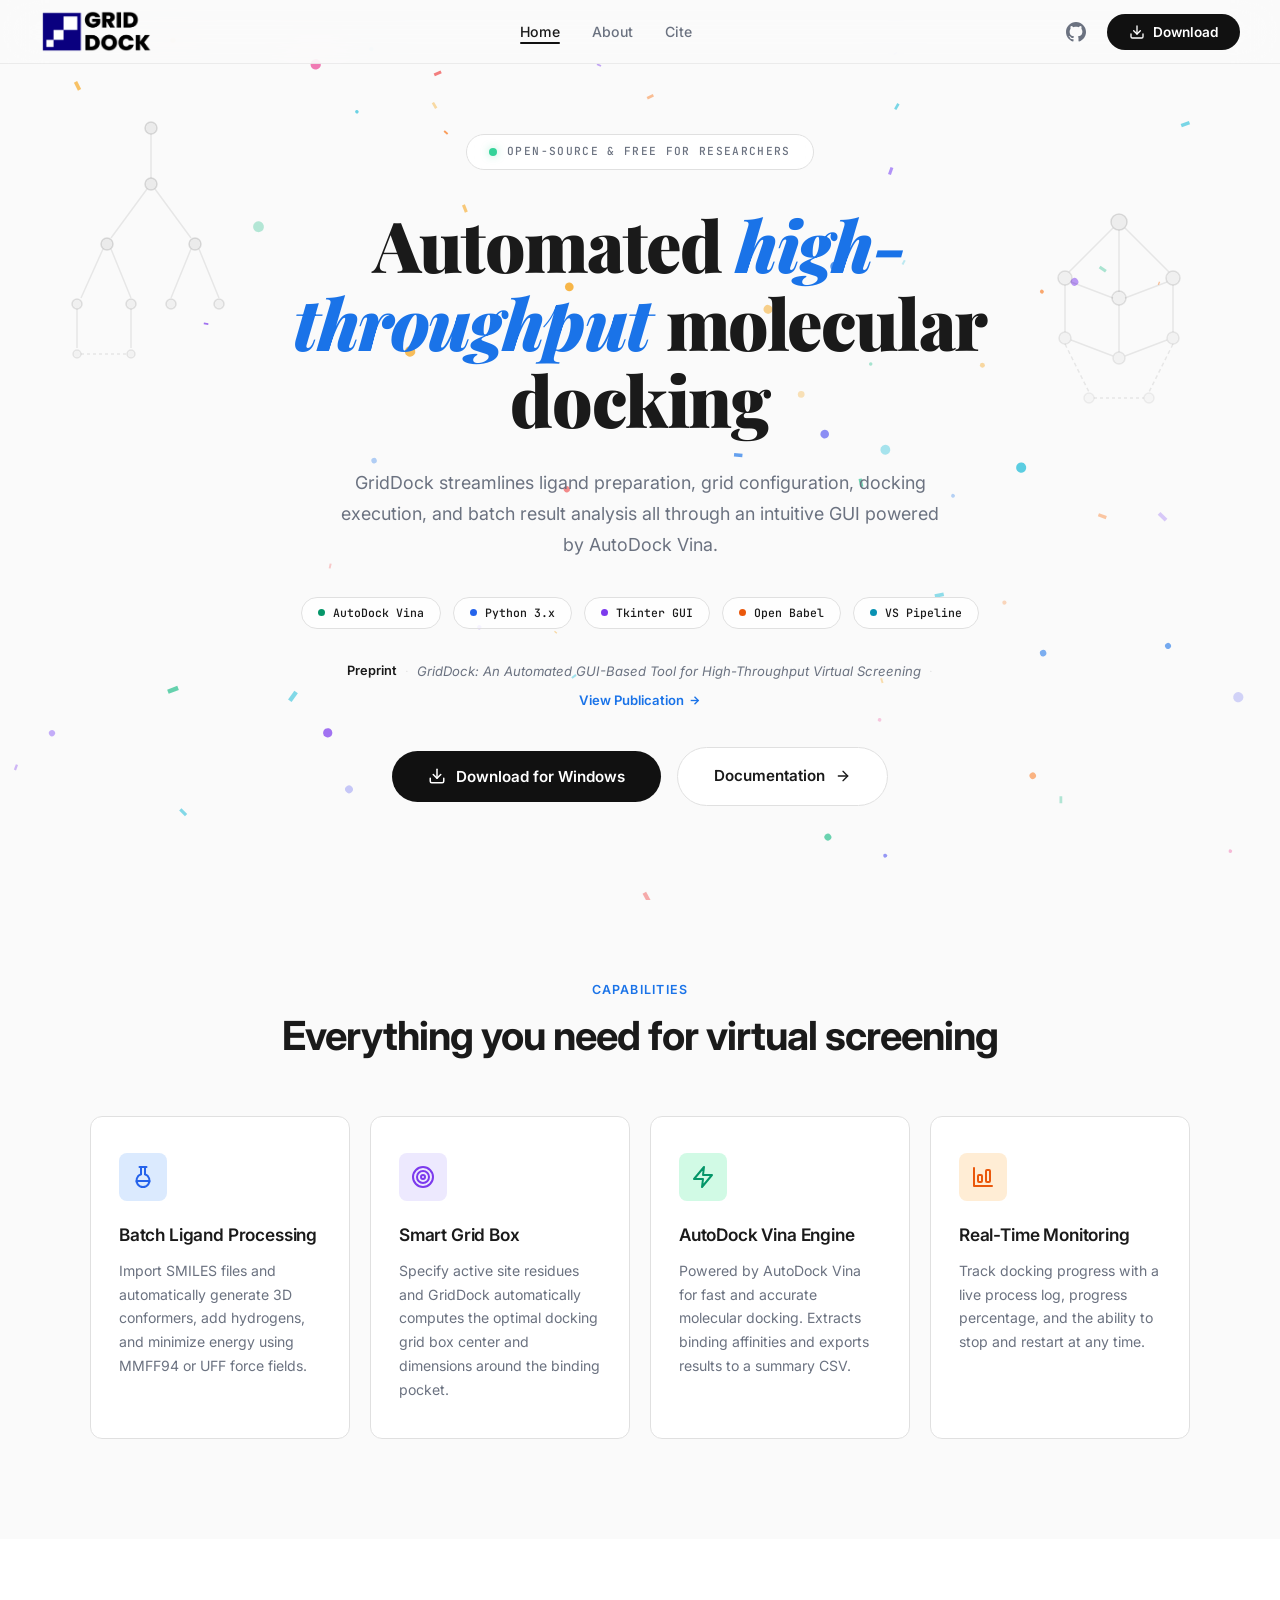
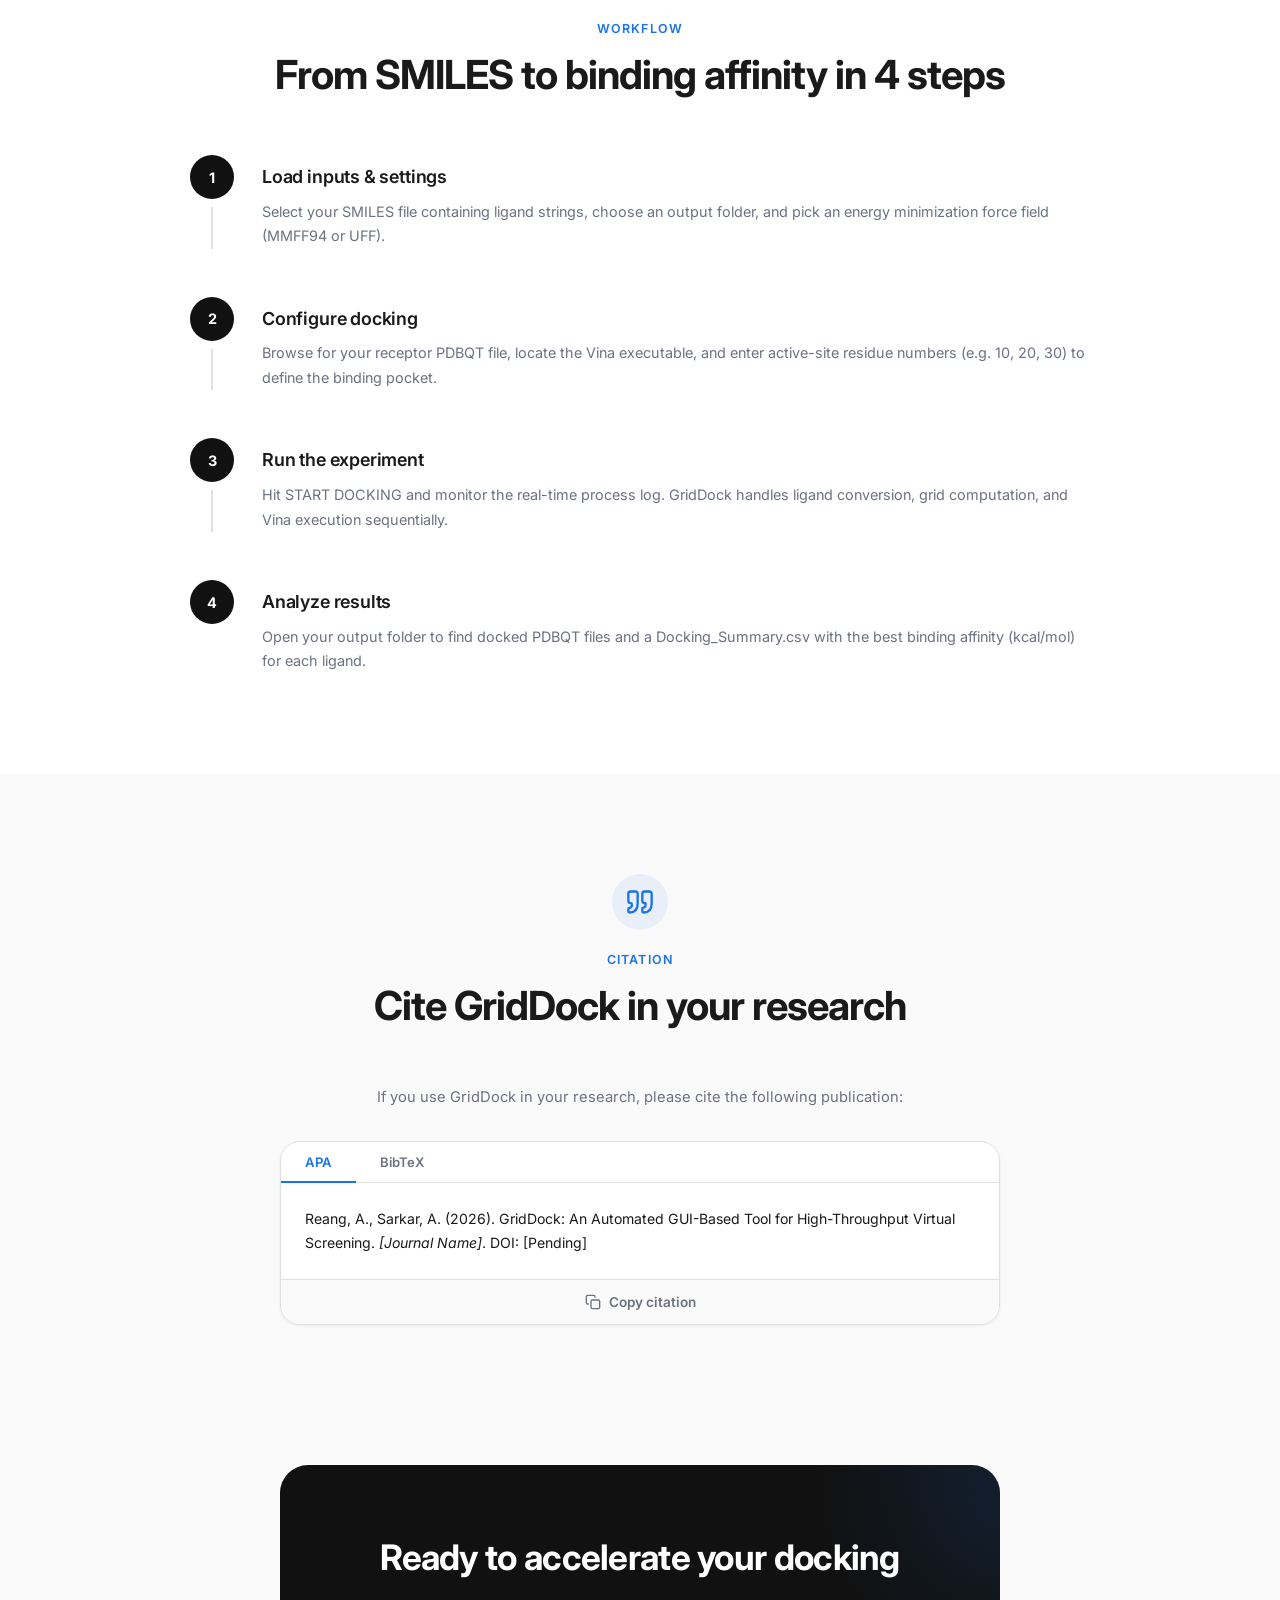
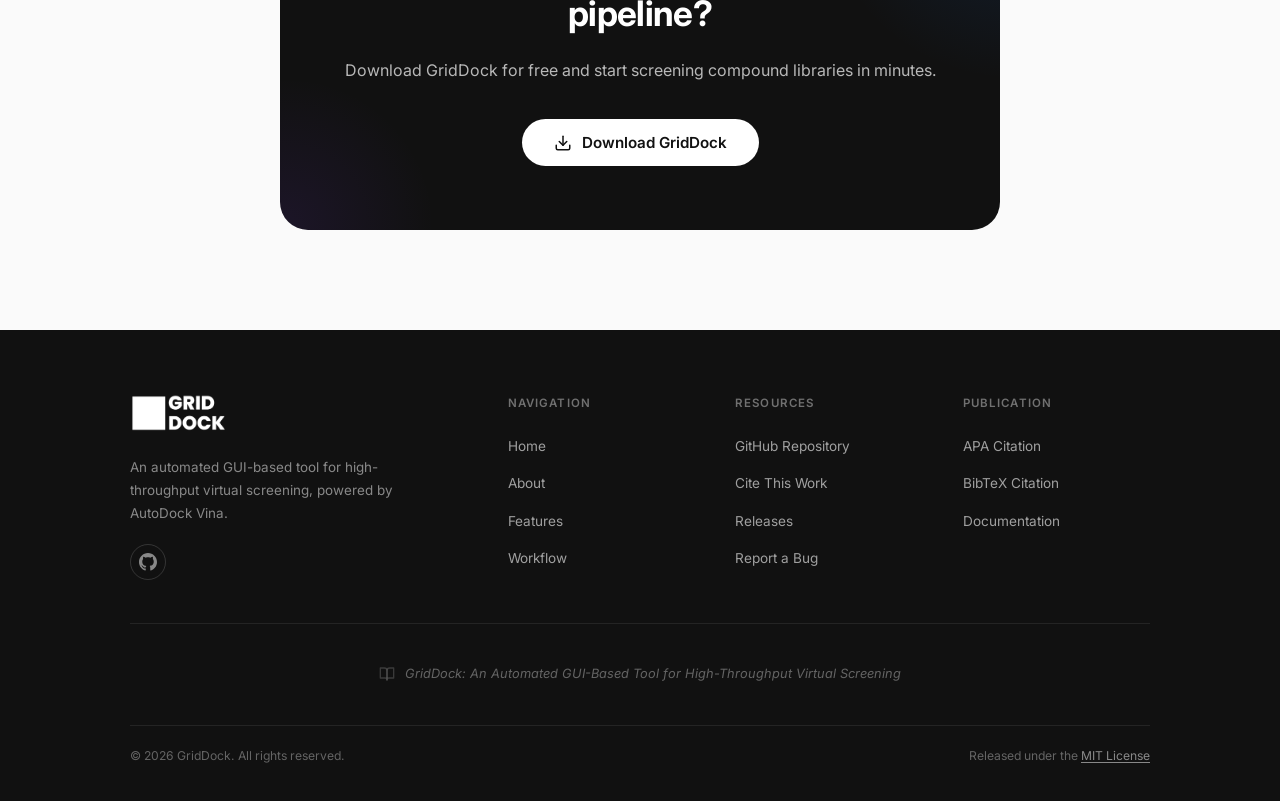
<file: index.html>
<!DOCTYPE html>
<html lang="en">

<head>
  <meta charset="UTF-8">
  <meta name="viewport" content="width=device-width, initial-scale=1.0">
  <title>GridDock — Automated High-Throughput Molecular Docking</title>
  <meta name="description"
    content="GridDock is an automated graphical interface for high-throughput molecular docking and ligand preparation using AutoDock Vina.">

  <!-- Open Graph -->
  <meta property="og:type" content="website">
  <meta property="og:title" content="GridDock — Automated High-Throughput Molecular Docking">
  <meta property="og:description"
    content="Streamline your docking workflows with GridDock's automated GUI for ligand preparation, docking, and batch processing.">

  <!-- Font -->
  <link rel="preconnect" href="https://fonts.googleapis.com">
  <link rel="preconnect" href="https://fonts.gstatic.com" crossorigin>
  <link href="https://fonts.googleapis.com/css2?family=Inter:wght@300;400;500;600;700;800&family=Playfair+Display:ital,wght@0,700;0,800;0,900;1,700;1,800;1,900&family=JetBrains+Mono:wght@400;500;600&display=swap"
    rel="stylesheet">

  <!-- Favicon -->
  <link rel="apple-touch-icon" sizes="180x180" href="/apple-touch-icon.png">
  <link rel="icon" type="image/png" sizes="32x32" href="/favicon-32x32.png">
  <link rel="icon" type="image/png" sizes="16x16" href="/favicon-16x16.png">
  <link rel="manifest" href="/site.webmanifest">

  <link rel="stylesheet" href="styles.css">
</head>

<body>

  <!-- Particle Background -->
  <canvas id="particle-canvas"></canvas>

  <!-- Navbar -->
  <nav class="navbar" id="navbar">
    <a href="index.html" class="nav-brand">
      <img src="assets/logo.png" alt="GridDock Logo" class="brand-logo">
    </a>

    <ul class="nav-links" id="nav-links">
      <li><a href="index.html" class="active">Home</a></li>
      <li><a href="about.html">About</a></li>
      <li><a href="#citation">Cite</a></li>
    </ul>

    <div class="nav-right">
      <a href="https://github.com/abhijitreang/GridDock" target="_blank" rel="noopener" class="nav-github-btn"
        aria-label="GitHub">
        <svg width="20" height="20" viewBox="0 0 24 24" fill="currentColor">
          <path
            d="M12 0c-6.626 0-12 5.373-12 12 0 5.302 3.438 9.8 8.207 11.387.599.111.793-.261.793-.577v-2.234c-3.338.726-4.033-1.416-4.033-1.416-.546-1.387-1.333-1.756-1.333-1.756-1.089-.745.083-.729.083-.729 1.205.084 1.839 1.237 1.839 1.237 1.07 1.834 2.807 1.304 3.492.997.107-.775.418-1.305.762-1.604-2.665-.305-5.467-1.334-5.467-5.931 0-1.311.469-2.381 1.236-3.221-.124-.303-.535-1.524.117-3.176 0 0 1.008-.322 3.301 1.23.957-.266 1.983-.399 3.003-.404 1.02.005 2.047.138 3.006.404 2.291-1.552 3.297-1.23 3.297-1.23.653 1.653.242 2.874.118 3.176.77.84 1.235 1.911 1.235 3.221 0 4.609-2.807 5.624-5.479 5.921.43.372.823 1.102.823 2.222v3.293c0 .319.192.694.801.576 4.765-1.589 8.199-6.086 8.199-11.386 0-6.627-5.373-12-12-12z" />
        </svg>
      </a>
      <button class="nav-download-btn" data-open-modal id="nav-download-btn">
        <svg viewBox="0 0 24 24" fill="none" stroke="currentColor" stroke-width="2" stroke-linecap="round"
          stroke-linejoin="round">
          <path d="M21 15v4a2 2 0 0 1-2 2H5a2 2 0 0 1-2-2v-4" />
          <polyline points="7 10 12 15 17 10" />
          <line x1="12" y1="15" x2="12" y2="3" />
        </svg>
        Download
      </button>
    </div>

    <button class="nav-hamburger" id="nav-hamburger" aria-label="Toggle menu" aria-expanded="false">
      <span></span><span></span><span></span>
    </button>
  </nav>

  <!-- Hero -->
  <section class="hero" id="hero">
    <!-- Molecular structure decorations -->
    <div class="hero-decoration hero-decoration-left" aria-hidden="true">
      <svg width="200" height="320" viewBox="0 0 200 320" fill="none" stroke="rgba(0,0,0,0.08)" stroke-width="1.5">
        <!-- Tree/graph structure -->
        <circle cx="100" cy="20" r="6" fill="rgba(0,0,0,0.06)" stroke="rgba(0,0,0,0.12)" />
        <line x1="100" y1="26" x2="100" y2="70" />
        <circle cx="100" cy="76" r="6" fill="rgba(0,0,0,0.06)" stroke="rgba(0,0,0,0.12)" />
        <line x1="96" y1="81" x2="60" y2="130" />
        <line x1="104" y1="81" x2="140" y2="130" />
        <circle cx="56" cy="136" r="6" fill="rgba(0,0,0,0.06)" stroke="rgba(0,0,0,0.12)" />
        <circle cx="144" cy="136" r="6" fill="rgba(0,0,0,0.06)" stroke="rgba(0,0,0,0.12)" />
        <line x1="52" y1="141" x2="30" y2="190" />
        <line x1="60" y1="141" x2="80" y2="190" />
        <line x1="140" y1="141" x2="120" y2="190" />
        <line x1="148" y1="141" x2="168" y2="190" />
        <circle cx="26" cy="196" r="5" fill="rgba(0,0,0,0.04)" stroke="rgba(0,0,0,0.10)" />
        <circle cx="80" cy="196" r="5" fill="rgba(0,0,0,0.04)" stroke="rgba(0,0,0,0.10)" />
        <circle cx="120" cy="196" r="5" fill="rgba(0,0,0,0.04)" stroke="rgba(0,0,0,0.10)" />
        <circle cx="168" cy="196" r="5" fill="rgba(0,0,0,0.04)" stroke="rgba(0,0,0,0.10)" />
        <line x1="26" y1="201" x2="26" y2="240" />
        <line x1="80" y1="201" x2="80" y2="240" />
        <circle cx="26" cy="246" r="4" fill="rgba(0,0,0,0.03)" stroke="rgba(0,0,0,0.08)" />
        <circle cx="80" cy="246" r="4" fill="rgba(0,0,0,0.03)" stroke="rgba(0,0,0,0.08)" />
        <!-- Connecting label lines -->
        <line x1="30" y1="246" x2="76" y2="246" stroke-dasharray="3 3" />
      </svg>
    </div>

    <div class="hero-decoration hero-decoration-right" aria-hidden="true">
      <svg width="220" height="280" viewBox="0 0 220 280" fill="none" stroke="rgba(0,0,0,0.08)" stroke-width="1.5">
        <!-- Molecular network -->
        <circle cx="110" cy="60" r="8" fill="rgba(0,0,0,0.05)" stroke="rgba(0,0,0,0.12)" />
        <line x1="104" y1="66" x2="60" y2="110" />
        <line x1="116" y1="66" x2="160" y2="110" />
        <line x1="110" y1="68" x2="110" y2="130" />
        <circle cx="56" cy="116" r="7" fill="rgba(0,0,0,0.04)" stroke="rgba(0,0,0,0.10)" />
        <circle cx="164" cy="116" r="7" fill="rgba(0,0,0,0.04)" stroke="rgba(0,0,0,0.10)" />
        <circle cx="110" cy="136" r="7" fill="rgba(0,0,0,0.04)" stroke="rgba(0,0,0,0.10)" />
        <line x1="56" y1="123" x2="56" y2="170" />
        <line x1="110" y1="143" x2="110" y2="190" />
        <line x1="164" y1="123" x2="164" y2="170" />
        <line x1="62" y1="120" x2="104" y2="136" />
        <line x1="116" y1="136" x2="158" y2="120" />
        <circle cx="56" cy="176" r="6" fill="rgba(0,0,0,0.03)" stroke="rgba(0,0,0,0.08)" />
        <circle cx="110" cy="196" r="6" fill="rgba(0,0,0,0.03)" stroke="rgba(0,0,0,0.08)" />
        <circle cx="164" cy="176" r="6" fill="rgba(0,0,0,0.03)" stroke="rgba(0,0,0,0.08)" />
        <line x1="62" y1="178" x2="104" y2="194" />
        <line x1="116" y1="194" x2="158" y2="178" />
        <!-- Dashed bonds -->
        <line x1="56" y1="182" x2="80" y2="230" stroke-dasharray="4 3" />
        <line x1="164" y1="182" x2="140" y2="230" stroke-dasharray="4 3" />
        <circle cx="80" cy="236" r="5" fill="rgba(0,0,0,0.02)" stroke="rgba(0,0,0,0.06)" />
        <circle cx="140" cy="236" r="5" fill="rgba(0,0,0,0.02)" stroke="rgba(0,0,0,0.06)" />
        <line x1="85" y1="236" x2="135" y2="236" stroke-dasharray="3 3" />
      </svg>
    </div>

    <div class="hero-badge">
      <span class="dot"></span>
      Open-source &amp; free for researchers
    </div>

    <h1>Automated <em>high-throughput</em> molecular docking</h1>

    <p class="hero-subtitle">GridDock streamlines ligand preparation, grid configuration, docking execution, and batch
      result analysis all through an intuitive GUI powered by AutoDock Vina.</p>

    <div class="hero-tech-stack">
      <span class="tech-tag"><span class="tag-dot" style="background:#059669"></span>AutoDock Vina</span>
      <span class="tech-tag"><span class="tag-dot" style="background:#2563eb"></span>Python 3.x</span>
      <span class="tech-tag"><span class="tag-dot" style="background:#7c3aed"></span>Tkinter GUI</span>
      <span class="tech-tag"><span class="tag-dot" style="background:#ea580c"></span>Open Babel</span>
      <span class="tech-tag"><span class="tag-dot" style="background:#0891b2"></span>VS Pipeline</span>
    </div>

    <div class="hero-pub-ref">
      <span class="pub-ref-label">Preprint</span>
      <span class="pub-ref-sep">&middot;</span>
      <span class="pub-ref-title">GridDock: An Automated GUI-Based Tool for High-Throughput Virtual Screening</span>
      <span class="pub-ref-sep">&middot;</span>
      <a href="#citation" class="pub-ref-link">View Publication
        <svg width="13" height="13" viewBox="0 0 24 24" fill="none" stroke="currentColor" stroke-width="2.5">
          <line x1="5" y1="12" x2="19" y2="12" />
          <polyline points="12 5 19 12 12 19" />
        </svg>
      </a>
    </div>

    <div class="hero-actions">
      <button class="btn-primary" data-open-modal id="hero-download-btn">
        <svg viewBox="0 0 24 24" fill="none" stroke="currentColor" stroke-width="2" stroke-linecap="round"
          stroke-linejoin="round">
          <path d="M21 15v4a2 2 0 0 1-2 2H5a2 2 0 0 1-2-2v-4" />
          <polyline points="7 10 12 15 17 10" />
          <line x1="12" y1="15" x2="12" y2="3" />
        </svg>
        Download for Windows
      </button>
      <a href="about.html" class="btn-secondary">
        Documentation
        <svg width="16" height="16" viewBox="0 0 24 24" fill="none" stroke="currentColor" stroke-width="2"
          stroke-linecap="round" stroke-linejoin="round">
          <line x1="5" y1="12" x2="19" y2="12" />
          <polyline points="12 5 19 12 12 19" />
        </svg>
      </a>
    </div>
  </section>

  <!-- Features -->
  <section class="features" id="features">
    <p class="section-label fade-in">Capabilities</p>
    <h2 class="section-title fade-in">Everything you need for virtual screening</h2>

    <div class="features-grid">

      <div class="feature-card fade-in">
        <div class="feature-icon blue">
          <svg width="24" height="24" viewBox="0 0 24 24" fill="none" stroke="currentColor" stroke-width="2"
            stroke-linecap="round" stroke-linejoin="round">
            <path d="M10 2v7.31" />
            <path d="M14 9.3V1.99" />
            <path d="M8.5 2h7" />
            <path d="M14 9.3a6.5 6.5 0 1 1-4 0" />
            <path d="M5.52 16h12.96" />
          </svg>
        </div>
        <h3>Batch Ligand Processing</h3>
        <p>Import SMILES files and automatically generate 3D conformers, add hydrogens, and minimize energy using MMFF94
          or UFF force fields.</p>
      </div>

      <div class="feature-card fade-in">
        <div class="feature-icon purple">
          <svg width="24" height="24" viewBox="0 0 24 24" fill="none" stroke="currentColor" stroke-width="2"
            stroke-linecap="round" stroke-linejoin="round">
            <circle cx="12" cy="12" r="10" />
            <circle cx="12" cy="12" r="6" />
            <circle cx="12" cy="12" r="2" />
          </svg>
        </div>
        <h3>Smart Grid Box</h3>
        <p>Specify active site residues and GridDock automatically computes the optimal docking grid box center and
          dimensions around the binding pocket.</p>
      </div>

      <div class="feature-card fade-in">
        <div class="feature-icon green">
          <svg width="24" height="24" viewBox="0 0 24 24" fill="none" stroke="currentColor" stroke-width="2"
            stroke-linecap="round" stroke-linejoin="round">
            <polygon points="13 2 3 14 12 14 11 22 21 10 12 10 13 2" />
          </svg>
        </div>
        <h3>AutoDock Vina Engine</h3>
        <p>Powered by AutoDock Vina for fast and accurate molecular docking. Extracts binding affinities and exports
          results to a summary CSV.</p>
      </div>

      <div class="feature-card fade-in">
        <div class="feature-icon orange">
          <svg width="24" height="24" viewBox="0 0 24 24" fill="none" stroke="currentColor" stroke-width="2"
            stroke-linecap="round" stroke-linejoin="round">
            <path d="M3 3v18h18" />
            <rect width="4" height="7" x="7" y="10" rx="1" />
            <rect width="4" height="12" x="15" y="5" rx="1" />
          </svg>
        </div>
        <h3>Real-Time Monitoring</h3>
        <p>Track docking progress with a live process log, progress percentage, and the ability to stop and restart at
          any time.</p>
      </div>

    </div>
  </section>

  <!-- How It Works -->
  <section class="how-it-works" id="how-it-works">
    <p class="section-label fade-in">Workflow</p>
    <h2 class="section-title fade-in">From SMILES to binding affinity in 4 steps</h2>

    <div class="steps-container">
      <div class="step fade-in">
        <div class="step-indicator">
          <div class="step-number">1</div>
          <div class="step-line"></div>
        </div>
        <div class="step-content">
          <h3>Load inputs &amp; settings</h3>
          <p>Select your SMILES file containing ligand strings, choose an output folder, and pick an energy minimization
            force field (MMFF94 or UFF).</p>
        </div>
      </div>

      <div class="step fade-in">
        <div class="step-indicator">
          <div class="step-number">2</div>
          <div class="step-line"></div>
        </div>
        <div class="step-content">
          <h3>Configure docking</h3>
          <p>Browse for your receptor PDBQT file, locate the Vina executable, and enter active-site residue numbers
            (e.g. 10, 20, 30) to define the binding pocket.</p>
        </div>
      </div>

      <div class="step fade-in">
        <div class="step-indicator">
          <div class="step-number">3</div>
          <div class="step-line"></div>
        </div>
        <div class="step-content">
          <h3>Run the experiment</h3>
          <p>Hit START DOCKING and monitor the real-time process log. GridDock handles ligand conversion, grid
            computation, and Vina execution sequentially.</p>
        </div>
      </div>

      <div class="step fade-in">
        <div class="step-indicator">
          <div class="step-number">4</div>
          <div class="step-line"></div>
        </div>
        <div class="step-content">
          <h3>Analyze results</h3>
          <p>Open your output folder to find docked PDBQT files and a Docking_Summary.csv with the best binding affinity
            (kcal/mol) for each ligand.</p>
        </div>
      </div>
    </div>
  </section>

  <!-- Citation -->
  <section class="citation-section" id="citation">
    <div class="citation-container fade-in">
      <div class="citation-header">
        <div class="citation-icon">
          <svg width="28" height="28" viewBox="0 0 24 24" fill="none" stroke="currentColor" stroke-width="2"
            stroke-linecap="round" stroke-linejoin="round">
            <path d="M3 21c3 0 7-1 7-8V5c0-1.25-.756-2.017-2-2H4c-1.25 0-2 .75-2 1.972V11c0 1.25.75 2 2 2 1 0 1 0 1 1v1c0 1-1 2-2 2s-1 .008-1 1.031V20c0 1 0 1 1 1z" />
            <path d="M15 21c3 0 7-1 7-8V5c0-1.25-.756-2.017-2-2h-4c-1.25 0-2 .75-2 1.972V11c0 1.25.75 2 2 2h.75c0 2.25.25 4-2.75 4v3c0 1 0 1 1 1z" />
          </svg>
        </div>
        <p class="section-label">Citation</p>
        <h2 class="section-title">Cite GridDock in your research</h2>
        <p class="citation-desc">If you use GridDock in your research, please cite the following publication:</p>
      </div>

      <div class="citation-box">
        <div class="citation-format-tabs">
          <button class="citation-tab active" data-format="apa">APA</button>
          <button class="citation-tab" data-format="bibtex">BibTeX</button>
        </div>
        <div class="citation-content" id="citation-apa">
          <p>Reang, A., Sarkar, A. (2026). GridDock: An Automated GUI-Based Tool for High-Throughput Virtual Screening.
            <em>[Journal Name]</em>. DOI: [Pending]</p>
        </div>
        <div class="citation-content" id="citation-bibtex" style="display:none;">
          <pre>@article{reang2026griddock,
  title={GridDock: An Automated GUI-Based Tool
         for High-Throughput Virtual Screening},
  author={Reang, Abhijit and Haldar, Arghya},
  journal={[Journal Name]},
  year={2026},
  doi={[Pending]}
}</pre>
        </div>
        <button class="citation-copy-btn" id="copy-citation">
          <svg width="16" height="16" viewBox="0 0 24 24" fill="none" stroke="currentColor" stroke-width="2"
            stroke-linecap="round" stroke-linejoin="round">
            <rect x="9" y="9" width="13" height="13" rx="2" ry="2" />
            <path d="M5 15H4a2 2 0 0 1-2-2V4a2 2 0 0 1 2-2h9a2 2 0 0 1 2 2v1" />
          </svg>
          Copy citation
        </button>
      </div>
    </div>
  </section>

  <!-- CTA -->
  <section class="cta-section">
    <div class="cta-card fade-in">
      <h2>Ready to accelerate your docking pipeline?</h2>
      <p>Download GridDock for free and start screening compound libraries in minutes.</p>
      <button class="btn-cta" data-open-modal>
        <svg width="18" height="18" viewBox="0 0 24 24" fill="none" stroke="currentColor" stroke-width="2"
          stroke-linecap="round" stroke-linejoin="round">
          <path d="M21 15v4a2 2 0 0 1-2 2H5a2 2 0 0 1-2-2v-4" />
          <polyline points="7 10 12 15 17 10" />
          <line x1="12" y1="15" x2="12" y2="3" />
        </svg>
        Download GridDock
      </button>
    </div>
  </section>

  <!-- Footer -->
  <footer class="footer">
    <div class="footer-inner">
      <div class="footer-top">
        <div class="footer-brand">
          <img src="assets/logo.png" alt="GridDock" class="footer-logo">
          <p class="footer-tagline">An automated GUI-based tool for high-throughput virtual screening, powered by
            AutoDock Vina.</p>
          <div class="footer-social">
            <a href="https://github.com/abhijitreang/GridDock" target="_blank" rel="noopener" aria-label="GitHub">
              <svg width="18" height="18" viewBox="0 0 24 24" fill="currentColor">
                <path
                  d="M12 0c-6.626 0-12 5.373-12 12 0 5.302 3.438 9.8 8.207 11.387.599.111.793-.261.793-.577v-2.234c-3.338.726-4.033-1.416-4.033-1.416-.546-1.387-1.333-1.756-1.333-1.756-1.089-.745.083-.729.083-.729 1.205.084 1.839 1.237 1.839 1.237 1.07 1.834 2.807 1.304 3.492.997.107-.775.418-1.305.762-1.604-2.665-.305-5.467-1.334-5.467-5.931 0-1.311.469-2.381 1.236-3.221-.124-.303-.535-1.524.117-3.176 0 0 1.008-.322 3.301 1.23.957-.266 1.983-.399 3.003-.404 1.02.005 2.047.138 3.006.404 2.291-1.552 3.297-1.23 3.297-1.23.653 1.653.242 2.874.118 3.176.77.84 1.235 1.911 1.235 3.221 0 4.609-2.807 5.624-5.479 5.921.43.372.823 1.102.823 2.222v3.293c0 .319.192.694.801.576 4.765-1.589 8.199-6.086 8.199-11.386 0-6.627-5.373-12-12-12z" />
              </svg>
            </a>
          </div>
        </div>
        <div class="footer-col">
          <h4>Navigation</h4>
          <ul>
            <li><a href="index.html">Home</a></li>
            <li><a href="about.html">About</a></li>
            <li><a href="#features">Features</a></li>
            <li><a href="#how-it-works">Workflow</a></li>
          </ul>
        </div>
        <div class="footer-col">
          <h4>Resources</h4>
          <ul>
            <li><a href="https://github.com/abhijitreang/GridDock" target="_blank" rel="noopener">GitHub Repository</a>
            </li>
            <li><a href="#citation">Cite This Work</a></li>
            <li><a href="https://github.com/abhijitreang/GridDock/releases" target="_blank"
                rel="noopener">Releases</a></li>
            <li><a href="https://github.com/abhijitreang/GridDock/issues" target="_blank" rel="noopener">Report a
                Bug</a></li>
          </ul>
        </div>
        <div class="footer-col">
          <h4>Publication</h4>
          <ul>
            <li><a href="#citation">APA Citation</a></li>
            <li><a href="#citation">BibTeX Citation</a></li>
            <li><a href="about.html">Documentation</a></li>
          </ul>
        </div>
      </div>

      <div class="footer-divider"></div>

      <div class="footer-pub-banner">
        <svg width="16" height="16" viewBox="0 0 24 24" fill="none" stroke="currentColor" stroke-width="2"
          stroke-linecap="round" stroke-linejoin="round">
          <path d="M2 3h6a4 4 0 0 1 4 4v14a3 3 0 0 0-3-3H2z" />
          <path d="M22 3h-6a4 4 0 0 0-4 4v14a3 3 0 0 1 3-3h7z" />
        </svg>
        <span>GridDock: An Automated GUI-Based Tool for High-Throughput Virtual Screening</span>
      </div>

      <div class="footer-bottom">
        <p>&copy; 2026 GridDock. All rights reserved.</p>
        <p class="footer-license">Released under the
          <a href="https://opensource.org/licenses/MIT" target="_blank" rel="noopener">MIT License</a>
        </p>
      </div>
    </div>
  </footer>

  <!-- Download Modal -->
  <div class="modal-overlay" id="download-modal">
    <div class="modal">
      <button class="modal-close" aria-label="Close">
        <svg width="18" height="18" viewBox="0 0 24 24" fill="none" stroke="currentColor" stroke-width="2"
          stroke-linecap="round" stroke-linejoin="round">
          <line x1="18" y1="6" x2="6" y2="18" />
          <line x1="6" y1="6" x2="18" y2="18" />
        </svg>
      </button>
      <h2>Download GridDock</h2>
      <p class="modal-subtext">Fill in your details to download the Windows installer.</p>

      <form id="download-form" novalidate>
        <div class="form-group">
          <label for="form-name">Full Name</label>
          <input type="text" id="form-name" placeholder="e.g. Dr. Jane Smith" required>
          <span class="error-msg"></span>
        </div>

        <div class="form-group">
          <label for="form-email">Email Address</label>
          <input type="email" id="form-email" placeholder="you@university.edu" required>
          <span class="error-msg"></span>
        </div>

        <div class="form-group">
          <label for="form-institute">Institute / Organization</label>
          <input type="text" id="form-institute" placeholder="e.g. MIT, IISc Bangalore" required>
          <span class="error-msg"></span>
        </div>

        <button type="submit" class="form-submit">
          <svg width="18" height="18" viewBox="0 0 24 24" fill="none" stroke="currentColor" stroke-width="2"
            stroke-linecap="round" stroke-linejoin="round">
            <path d="M21 15v4a2 2 0 0 1-2 2H5a2 2 0 0 1-2-2v-4" />
            <polyline points="7 10 12 15 17 10" />
            <line x1="12" y1="15" x2="12" y2="3" />
          </svg>
          Download GridDock
        </button>
      </form>

      <p class="form-note">Your information will only be used to track downloads. We respect your privacy.</p>
    </div>
  </div>

  <script src="script.js"></script>
</body>

</html>
</file>
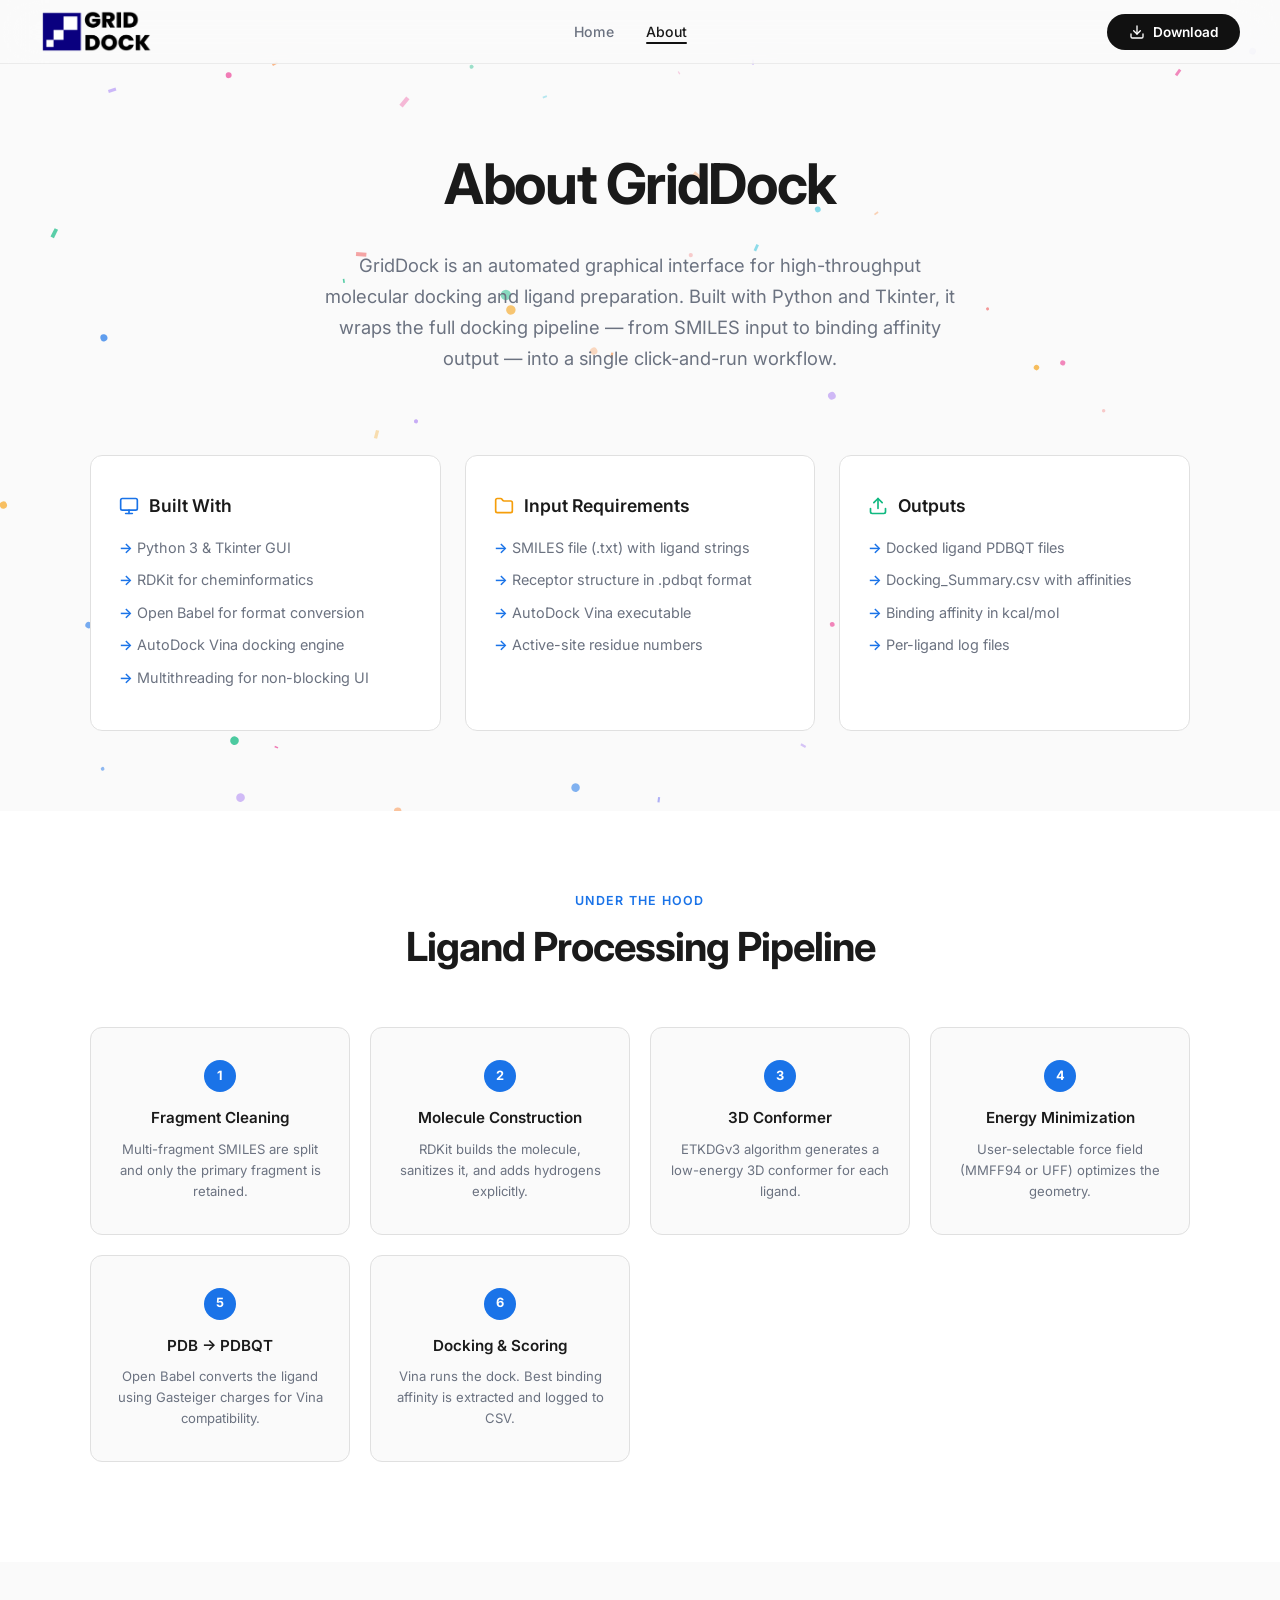
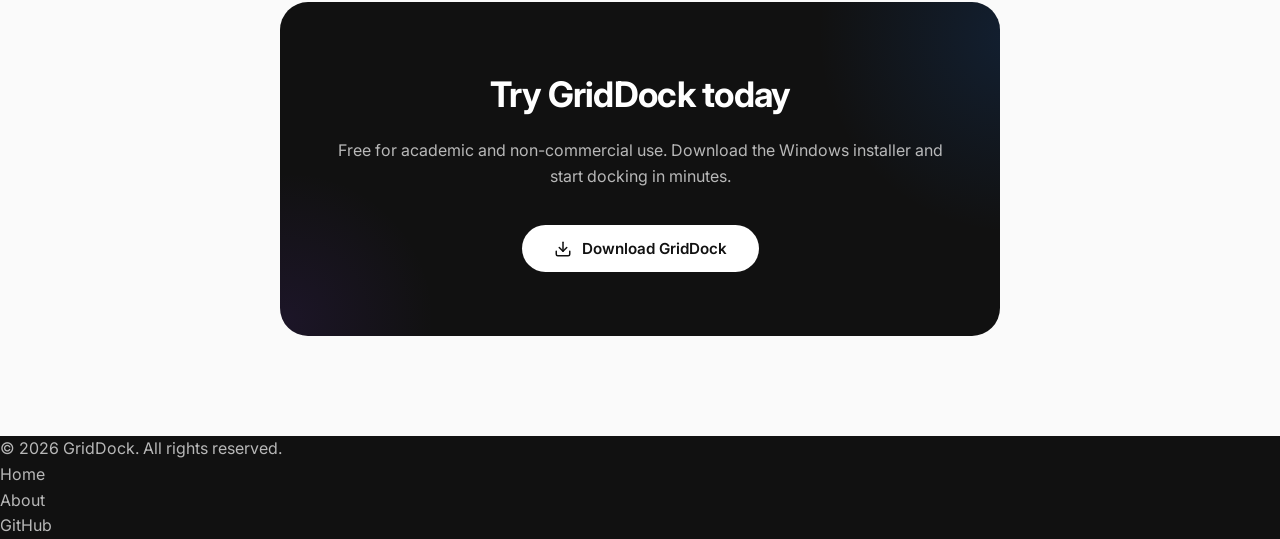
<file: about.html>
<!DOCTYPE html>
<html lang="en">

<head>
    <meta charset="UTF-8">
    <meta name="viewport" content="width=device-width, initial-scale=1.0">
    <title>About — GridDock</title>
    <meta name="description"
        content="Learn about GridDock's architecture, ligand processing pipeline, and how it automates high-throughput molecular docking with AutoDock Vina.">

    <!-- Font -->
    <link rel="preconnect" href="https://fonts.googleapis.com">
    <link rel="preconnect" href="https://fonts.gstatic.com" crossorigin>
    <link href="https://fonts.googleapis.com/css2?family=Inter:wght@300;400;500;600;700&display=swap" rel="stylesheet">

    <!-- Favicon -->
    <link rel="apple-touch-icon" sizes="180x180" href="assets/apple-touch-icon.png">
    <link rel="icon" type="image/png" sizes="32x32" href="assets/favicon-32x32.png">
    <link rel="icon" type="image/png" sizes="16x16" href="assets/favicon-16x16.png">
    <link rel="manifest" href="assets/site.webmanifest">

    <link rel="stylesheet" href="styles.css">
</head>

<body>

    <!-- Particle Background -->
    <canvas id="particle-canvas"></canvas>

    <!-- Navbar -->
    <nav class="navbar" id="navbar">
        <a href="index.html" class="nav-brand">
            <img src="assets/logo.png" alt="GridDock Logo" class="brand-logo">
        </a>

        <ul class="nav-links" id="nav-links">
            <li><a href="index.html">Home</a></li>
            <li><a href="about.html" class="active">About</a></li>
        </ul>

        <button class="nav-download-btn" data-open-modal id="nav-download-btn">
            <svg viewBox="0 0 24 24" fill="none" stroke="currentColor" stroke-width="2" stroke-linecap="round"
                stroke-linejoin="round">
                <path d="M21 15v4a2 2 0 0 1-2 2H5a2 2 0 0 1-2-2v-4" />
                <polyline points="7 10 12 15 17 10" />
                <line x1="12" y1="15" x2="12" y2="3" />
            </svg>
            Download
        </button>

        <button class="nav-hamburger" id="nav-hamburger" aria-label="Toggle menu" aria-expanded="false">
            <span></span><span></span><span></span>
        </button>
    </nav>

    <!-- About Hero -->
    <section class="about-hero">
        <h1>About GridDock</h1>
        <p>GridDock is an automated graphical interface for high-throughput molecular docking and ligand preparation.
            Built with Python and Tkinter, it wraps the full docking pipeline — from SMILES input to binding affinity
            output — into a single click-and-run workflow.</p>
    </section>

    <!-- Overview Cards -->
    <section class="about-content">
        <div class="about-grid">

            <div class="about-card fade-in">
                <h3>
                    <svg width="20" height="20" viewBox="0 0 24 24" fill="none" stroke="currentColor" stroke-width="2"
                        stroke-linecap="round" stroke-linejoin="round" style="color:var(--accent)">
                        <rect width="20" height="14" x="2" y="3" rx="2" />
                        <line x1="8" x2="16" y1="21" y2="21" />
                        <line x1="12" x2="12" y1="17" y2="21" />
                    </svg>
                    Built With
                </h3>
                <ul>
                    <li>Python 3 &amp; Tkinter GUI</li>
                    <li>RDKit for cheminformatics</li>
                    <li>Open Babel for format conversion</li>
                    <li>AutoDock Vina docking engine</li>
                    <li>Multithreading for non-blocking UI</li>
                </ul>
            </div>

            <div class="about-card fade-in">
                <h3>
                    <svg width="20" height="20" viewBox="0 0 24 24" fill="none" stroke="currentColor" stroke-width="2"
                        stroke-linecap="round" stroke-linejoin="round" style="color:#f59e0b">
                        <path
                            d="M4 20h16a2 2 0 0 0 2-2V8a2 2 0 0 0-2-2h-7.93a2 2 0 0 1-1.66-.9l-.82-1.2A2 2 0 0 0 7.93 3H4a2 2 0 0 0-2 2v13c0 1.1.9 2 2 2Z" />
                    </svg>
                    Input Requirements
                </h3>
                <ul>
                    <li>SMILES file (.txt) with ligand strings</li>
                    <li>Receptor structure in .pdbqt format</li>
                    <li>AutoDock Vina executable</li>
                    <li>Active-site residue numbers</li>
                </ul>
            </div>

            <div class="about-card fade-in">
                <h3>
                    <svg width="20" height="20" viewBox="0 0 24 24" fill="none" stroke="currentColor" stroke-width="2"
                        stroke-linecap="round" stroke-linejoin="round" style="color:#10b981">
                        <path d="M21 15v4a2 2 0 0 1-2 2H5a2 2 0 0 1-2-2v-4" />
                        <polyline points="17 8 12 3 7 8" />
                        <line x1="12" x2="12" y1="3" y2="15" />
                    </svg>
                    Outputs
                </h3>
                <ul>
                    <li>Docked ligand PDBQT files</li>
                    <li>Docking_Summary.csv with affinities</li>
                    <li>Binding affinity in kcal/mol</li>
                    <li>Per-ligand log files</li>
                </ul>
            </div>

        </div>
    </section>

    <!-- Ligand Processing Pipeline -->
    <section class="pipeline-section">
        <p class="section-label fade-in">Under the Hood</p>
        <h2 class="section-title fade-in">Ligand Processing Pipeline</h2>

        <div class="pipeline-grid">
            <div class="pipeline-step fade-in">
                <div class="pipe-num">1</div>
                <h4>Fragment Cleaning</h4>
                <p>Multi-fragment SMILES are split and only the primary fragment is retained.</p>
            </div>

            <div class="pipeline-step fade-in">
                <div class="pipe-num">2</div>
                <h4>Molecule Construction</h4>
                <p>RDKit builds the molecule, sanitizes it, and adds hydrogens explicitly.</p>
            </div>

            <div class="pipeline-step fade-in">
                <div class="pipe-num">3</div>
                <h4>3D Conformer</h4>
                <p>ETKDGv3 algorithm generates a low-energy 3D conformer for each ligand.</p>
            </div>

            <div class="pipeline-step fade-in">
                <div class="pipe-num">4</div>
                <h4>Energy Minimization</h4>
                <p>User-selectable force field (MMFF94 or UFF) optimizes the geometry.</p>
            </div>

            <div class="pipeline-step fade-in">
                <div class="pipe-num">5</div>
                <h4>PDB → PDBQT</h4>
                <p>Open Babel converts the ligand using Gasteiger charges for Vina compatibility.</p>
            </div>

            <div class="pipeline-step fade-in">
                <div class="pipe-num">6</div>
                <h4>Docking &amp; Scoring</h4>
                <p>Vina runs the dock. Best binding affinity is extracted and logged to CSV.</p>
            </div>
        </div>
    </section>

    <!-- CTA -->
    <section class="cta-section">
        <div class="cta-card fade-in">
            <h2>Try GridDock today</h2>
            <p>Free for academic and non-commercial use. Download the Windows installer and start docking in minutes.
            </p>
            <button class="btn-cta" data-open-modal>
                <svg width="18" height="18" viewBox="0 0 24 24" fill="none" stroke="currentColor" stroke-width="2"
                    stroke-linecap="round" stroke-linejoin="round">
                    <path d="M21 15v4a2 2 0 0 1-2 2H5a2 2 0 0 1-2-2v-4" />
                    <polyline points="7 10 12 15 17 10" />
                    <line x1="12" y1="15" x2="12" y2="3" />
                </svg>
                Download GridDock
            </button>
        </div>
    </section>

    <!-- Footer -->
    <footer class="footer">
        <div class="footer-left">© 2026 GridDock. All rights reserved.</div>
        <ul class="footer-links">
            <li><a href="index.html">Home</a></li>
            <li><a href="about.html">About</a></li>
            <li><a href="https://github.com/abhijitreang/GridDock" target="_blank" rel="noopener">GitHub</a></li>
        </ul>
    </footer>

    <!-- Download Modal (same as Home) -->
    <div class="modal-overlay" id="download-modal">
        <div class="modal">
            <button class="modal-close" aria-label="Close">✕</button>
            <h2>Download GridDock</h2>
            <p class="modal-subtext">Fill in your details to download the Windows installer.</p>

            <form id="download-form" novalidate>
                <div class="form-group">
                    <label for="form-name">Full Name</label>
                    <input type="text" id="form-name" placeholder="e.g. Dr. Jane Smith" required>
                    <span class="error-msg"></span>
                </div>

                <div class="form-group">
                    <label for="form-email">Email Address</label>
                    <input type="email" id="form-email" placeholder="you@university.edu" required>
                    <span class="error-msg"></span>
                </div>

                <div class="form-group">
                    <label for="form-institute">Institute / Organization</label>
                    <input type="text" id="form-institute" placeholder="e.g. MIT, IISc Bangalore" required>
                    <span class="error-msg"></span>
                </div>

                <button type="submit" class="form-submit">
                    <svg width="18" height="18" viewBox="0 0 24 24" fill="none" stroke="currentColor" stroke-width="2"
                        stroke-linecap="round" stroke-linejoin="round">
                        <path d="M21 15v4a2 2 0 0 1-2 2H5a2 2 0 0 1-2-2v-4" />
                        <polyline points="7 10 12 15 17 10" />
                        <line x1="12" y1="15" x2="12" y2="3" />
                    </svg>
                    Download GridDock
                </button>
            </form>

            <p class="form-note">Your information will only be used to track downloads. We respect your privacy.</p>
        </div>
    </div>

    <script src="script.js"></script>
</body>

</html>
</file>
<file: styles.css>
/* ===== GridDock Design System ===== */
@import url('https://fonts.googleapis.com/css2?family=Inter:wght@300;400;500;600;700;800&family=Playfair+Display:ital,wght@0,700;0,800;0,900;1,700;1,800;1,900&family=JetBrains+Mono:wght@400;500;600&display=swap');

*,
*::before,
*::after {
  margin: 0;
  padding: 0;
  box-sizing: border-box;
}

:root {
  --bg: #fafafa;
  --bg-alt: #f0f0f0;
  --text: #1a1a1a;
  --text-muted: #6b7280;
  --accent: #1a73e8;
  --accent-hover: #1558b0;
  --accent-light: rgba(26, 115, 232, 0.08);
  --dark: #111111;
  --white: #ffffff;
  --border: #e0e0e0;
  --border-light: rgba(0, 0, 0, 0.06);
  --shadow-sm: 0 1px 3px rgba(0, 0, 0, 0.06);
  --shadow-md: 0 4px 16px rgba(0, 0, 0, 0.08);
  --shadow-lg: 0 12px 40px rgba(0, 0, 0, 0.12);
  --shadow-xl: 0 20px 60px rgba(0, 0, 0, 0.15);
  --radius-sm: 8px;
  --radius-md: 12px;
  --radius-lg: 20px;
  --radius-xl: 28px;
  --radius-pill: 999px;
  --transition: 0.25s cubic-bezier(0.4, 0, 0.2, 1);
  --transition-slow: 0.4s cubic-bezier(0.4, 0, 0.2, 1);
  --font: 'Inter', -apple-system, BlinkMacSystemFont, 'Segoe UI', sans-serif;
  --font-display: 'Playfair Display', Georgia, 'Times New Roman', serif;
  --font-mono: 'JetBrains Mono', 'SF Mono', 'Fira Code', 'Cascadia Code', monospace;
}

html {
  scroll-behavior: smooth;
}

body {
  font-family: var(--font);
  background: var(--bg);
  color: var(--text);
  line-height: 1.6;
  overflow-x: hidden;
  -webkit-font-smoothing: antialiased;
}

a {
  text-decoration: none;
  color: inherit;
}

/* ===== Particle Canvas ===== */
#particle-canvas {
  position: fixed;
  top: 0;
  left: 0;
  width: 100%;
  height: 100%;
  pointer-events: none;
  z-index: 0;
}

/* ===== Navbar ===== */
.navbar {
  position: fixed;
  top: 0;
  left: 0;
  width: 100%;
  z-index: 100;
  padding: 0 40px;
  height: 64px;
  display: flex;
  align-items: center;
  justify-content: space-between;
  background: rgba(250, 250, 250, 0.82);
  backdrop-filter: blur(20px) saturate(180%);
  -webkit-backdrop-filter: blur(20px) saturate(180%);
  border-bottom: 1px solid var(--border-light);
  transition: background var(--transition);
}

.nav-brand {
  display: flex;
  align-items: center;
  gap: 10px;
  font-weight: 700;
  font-size: 1.15rem;
  letter-spacing: -0.02em;
}

.nav-brand .brand-logo {
  height: 44px;
  width: auto;
  object-fit: contain;
}

.nav-links {
  display: flex;
  align-items: center;
  gap: 32px;
  list-style: none;
}

.nav-links a {
  font-size: 0.88rem;
  font-weight: 500;
  color: var(--text-muted);
  transition: color var(--transition);
  position: relative;
}

.nav-links a:hover,
.nav-links a.active {
  color: var(--text);
}

.nav-links a.active::after {
  content: '';
  position: absolute;
  bottom: -4px;
  left: 0;
  width: 100%;
  height: 2px;
  background: var(--dark);
  border-radius: 1px;
}

.nav-right {
  display: flex;
  align-items: center;
  gap: 12px;
}

.nav-github-btn {
  width: 38px;
  height: 38px;
  border-radius: 50%;
  display: flex;
  align-items: center;
  justify-content: center;
  color: var(--text-muted);
  transition: all var(--transition);
  border: 1px solid transparent;
}

.nav-github-btn:hover {
  color: var(--text);
  background: var(--bg-alt);
  border-color: var(--border);
}

.nav-download-btn {
  background: var(--dark);
  color: var(--white);
  border: none;
  padding: 10px 22px;
  border-radius: var(--radius-pill);
  font-size: 0.85rem;
  font-weight: 600;
  cursor: pointer;
  display: flex;
  align-items: center;
  gap: 8px;
  transition: all var(--transition);
  font-family: var(--font);
}

.nav-download-btn:hover {
  background: #333;
  transform: translateY(-1px);
  box-shadow: var(--shadow-md);
}

.nav-download-btn svg {
  width: 16px;
  height: 16px;
}

/* Mobile menu */
.nav-hamburger {
  display: none;
  flex-direction: column;
  gap: 5px;
  cursor: pointer;
  background: none;
  border: none;
  padding: 4px;
}

.nav-hamburger span {
  width: 22px;
  height: 2px;
  background: var(--dark);
  border-radius: 2px;
  transition: all var(--transition);
}

/* ===== Hero Section ===== */
.hero {
  min-height: 100vh;
  display: flex;
  flex-direction: column;
  align-items: center;
  justify-content: center;
  text-align: center;
  position: relative;
  z-index: 1;
  padding: 120px 24px 80px;
  overflow: hidden;
}

/* Molecular structure decorations */
.hero-decoration {
  position: absolute;
  z-index: 0;
  pointer-events: none;
  opacity: 0.7;
}

.hero-decoration-left {
  left: 4%;
  top: 12%;
  animation: fadeUp 1s ease-out 0.8s both;
}

.hero-decoration-right {
  right: 4%;
  top: 18%;
  animation: fadeUp 1s ease-out 1s both;
}

.hero-badge {
  display: inline-flex;
  align-items: center;
  gap: 10px;
  background: rgba(255, 255, 255, 0.85);
  border: 1.5px solid var(--border);
  border-radius: var(--radius-pill);
  padding: 8px 22px;
  font-family: var(--font-mono);
  font-size: 0.7rem;
  font-weight: 500;
  color: var(--text-muted);
  text-transform: uppercase;
  letter-spacing: 0.12em;
  margin-bottom: 36px;
  animation: fadeUp 0.6s ease-out;
  backdrop-filter: blur(8px);
  position: relative;
  z-index: 1;
}

.hero-badge .dot {
  width: 8px;
  height: 8px;
  background: #34d399;
  border-radius: 50%;
  animation: pulse-dot 2s infinite;
  box-shadow: 0 0 8px rgba(52, 211, 153, 0.4);
}

.hero h1 {
  font-family: var(--font-display);
  font-size: clamp(2.8rem, 5.5vw, 4.5rem);
  font-weight: 900;
  line-height: 1.1;
  letter-spacing: -0.02em;
  max-width: 780px;
  margin-bottom: 28px;
  animation: fadeUp 0.6s ease-out 0.1s both;
  color: var(--text);
  position: relative;
  z-index: 1;
}

.hero h1 em {
  font-style: italic;
  color: var(--accent);
  font-weight: 900;
}

.hero-subtitle {
  font-size: clamp(0.95rem, 1.6vw, 1.12rem);
  color: var(--text-muted);
  max-width: 600px;
  margin-bottom: 36px;
  animation: fadeUp 0.6s ease-out 0.2s both;
  line-height: 1.75;
  position: relative;
  z-index: 1;
}

/* Tech stack tags */
.hero-tech-stack {
  display: flex;
  align-items: center;
  gap: 12px;
  flex-wrap: wrap;
  justify-content: center;
  animation: fadeUp 0.6s ease-out 0.3s both;
  margin-bottom: 32px;
  position: relative;
  z-index: 1;
}

.tech-tag {
  display: inline-flex;
  align-items: center;
  gap: 8px;
  padding: 6px 16px;
  border-radius: var(--radius-pill);
  font-family: var(--font-mono);
  font-size: 0.72rem;
  font-weight: 500;
  color: var(--text);
  background: rgba(255, 255, 255, 0.8);
  border: 1px solid var(--border);
  backdrop-filter: blur(8px);
}

.tag-dot {
  width: 7px;
  height: 7px;
  border-radius: 50%;
  flex-shrink: 0;
}

/* Inline publication reference */
.hero-pub-ref {
  display: flex;
  align-items: center;
  gap: 8px;
  flex-wrap: wrap;
  justify-content: center;
  font-size: 0.82rem;
  color: var(--text-muted);
  margin-bottom: 36px;
  animation: fadeUp 0.6s ease-out 0.4s both;
  max-width: 700px;
  line-height: 1.6;
  position: relative;
  z-index: 1;
}

.pub-ref-label {
  font-weight: 600;
  color: var(--text);
  font-size: 0.8rem;
}

.pub-ref-sep {
  color: var(--border);
  font-weight: 300;
}

.pub-ref-title {
  font-style: italic;
  color: var(--text-muted);
}

.pub-ref-link {
  display: inline-flex;
  align-items: center;
  gap: 4px;
  font-weight: 600;
  color: var(--accent);
  transition: color var(--transition);
  white-space: nowrap;
}

.pub-ref-link:hover {
  color: var(--accent-hover);
}

/* Hero action buttons */
.hero-actions {
  display: flex;
  align-items: center;
  gap: 16px;
  animation: fadeUp 0.6s ease-out 0.5s both;
  flex-wrap: wrap;
  justify-content: center;
  position: relative;
  z-index: 1;
}

.btn-primary {
  background: var(--dark);
  color: var(--white);
  padding: 16px 36px;
  border-radius: var(--radius-pill);
  font-size: 0.95rem;
  font-weight: 600;
  display: inline-flex;
  align-items: center;
  gap: 10px;
  border: none;
  cursor: pointer;
  transition: all var(--transition);
  font-family: var(--font);
}

.btn-primary:hover {
  background: #333;
  transform: translateY(-2px);
  box-shadow: var(--shadow-lg);
}

.btn-primary svg {
  width: 18px;
  height: 18px;
}

.btn-secondary {
  background: var(--white);
  color: var(--text);
  padding: 16px 36px;
  border-radius: var(--radius-pill);
  font-size: 0.95rem;
  font-weight: 600;
  border: 1.5px solid var(--border);
  display: inline-flex;
  align-items: center;
  gap: 10px;
  cursor: pointer;
  transition: all var(--transition);
  font-family: var(--font);
}

.btn-secondary:hover {
  background: var(--bg-alt);
  transform: translateY(-2px);
  box-shadow: var(--shadow-sm);
}

/* ===== Features Section ===== */
.features {
  padding: 80px 24px 100px;
  position: relative;
  z-index: 1;
}

.section-label {
  text-align: center;
  font-size: 0.78rem;
  font-weight: 600;
  text-transform: uppercase;
  letter-spacing: 0.1em;
  color: var(--accent);
  margin-bottom: 12px;
}

.section-title {
  text-align: center;
  font-size: clamp(1.8rem, 3.5vw, 2.5rem);
  font-weight: 700;
  letter-spacing: -0.025em;
  margin-bottom: 56px;
  line-height: 1.2;
}

.features-grid {
  display: grid;
  grid-template-columns: repeat(auto-fit, minmax(260px, 1fr));
  gap: 20px;
  max-width: 1100px;
  margin: 0 auto;
}

.feature-card {
  background: var(--white);
  border: 1px solid var(--border);
  border-radius: var(--radius-md);
  padding: 36px 28px;
  transition: all var(--transition-slow);
  position: relative;
  overflow: hidden;
}

.feature-card:hover {
  transform: translateY(-4px);
  box-shadow: var(--shadow-lg);
  border-color: transparent;
}

.feature-card::before {
  content: '';
  position: absolute;
  top: 0;
  left: 0;
  right: 0;
  height: 3px;
  background: linear-gradient(90deg, var(--accent), #7c3aed);
  opacity: 0;
  transition: opacity var(--transition);
}

.feature-card:hover::before {
  opacity: 1;
}

.feature-icon {
  width: 48px;
  height: 48px;
  border-radius: var(--radius-sm);
  display: flex;
  align-items: center;
  justify-content: center;
  margin-bottom: 20px;
  font-size: 24px;
}

.feature-icon.blue {
  background: #dbeafe;
  color: #2563eb;
}

.feature-icon.purple {
  background: #ede9fe;
  color: #7c3aed;
}

.feature-icon.green {
  background: #d1fae5;
  color: #059669;
}

.feature-icon.orange {
  background: #ffedd5;
  color: #ea580c;
}

.feature-card h3 {
  font-size: 1.08rem;
  font-weight: 600;
  margin-bottom: 10px;
  letter-spacing: -0.01em;
}

.feature-card p {
  font-size: 0.88rem;
  color: var(--text-muted);
  line-height: 1.7;
}

/* ===== How It Works ===== */
.how-it-works {
  padding: 80px 24px 100px;
  background: var(--white);
  position: relative;
  z-index: 1;
}

.steps-container {
  max-width: 900px;
  margin: 0 auto;
  display: flex;
  flex-direction: column;
  gap: 0;
}

.step {
  display: flex;
  gap: 28px;
  position: relative;
  padding-bottom: 48px;
}

.step:last-child {
  padding-bottom: 0;
}

.step-indicator {
  display: flex;
  flex-direction: column;
  align-items: center;
  position: relative;
}

.step-number {
  width: 44px;
  height: 44px;
  border-radius: 50%;
  background: var(--dark);
  color: var(--white);
  display: flex;
  align-items: center;
  justify-content: center;
  font-size: 0.9rem;
  font-weight: 700;
  flex-shrink: 0;
  position: relative;
  z-index: 2;
}

.step-line {
  width: 2px;
  flex: 1;
  background: var(--border);
  margin-top: 8px;
}

.step:last-child .step-line {
  display: none;
}

.step-content {
  padding-top: 8px;
}

.step-content h3 {
  font-size: 1.12rem;
  font-weight: 600;
  margin-bottom: 8px;
  letter-spacing: -0.01em;
}

.step-content p {
  font-size: 0.9rem;
  color: var(--text-muted);
  line-height: 1.7;
}

/* ===== Citation Section ===== */
.citation-section {
  padding: 100px 24px;
  position: relative;
  z-index: 1;
  background: var(--bg);
}

.citation-container {
  max-width: 720px;
  margin: 0 auto;
  text-align: center;
}

.citation-header {
  margin-bottom: 32px;
}

.citation-icon {
  width: 56px;
  height: 56px;
  border-radius: 50%;
  background: var(--accent-light);
  color: var(--accent);
  display: flex;
  align-items: center;
  justify-content: center;
  margin: 0 auto 20px;
}

.citation-desc {
  font-size: 0.92rem;
  color: var(--text-muted);
  margin-top: 8px;
}

.citation-box {
  background: var(--white);
  border: 1px solid var(--border);
  border-radius: var(--radius-lg);
  overflow: hidden;
  text-align: left;
  box-shadow: var(--shadow-sm);
}

.citation-format-tabs {
  display: flex;
  border-bottom: 1px solid var(--border);
  padding: 0;
}

.citation-tab {
  padding: 12px 24px;
  font-size: 0.82rem;
  font-weight: 600;
  color: var(--text-muted);
  background: none;
  border: none;
  cursor: pointer;
  font-family: var(--font);
  transition: all var(--transition);
  position: relative;
}

.citation-tab.active {
  color: var(--accent);
}

.citation-tab.active::after {
  content: '';
  position: absolute;
  bottom: -1px;
  left: 0;
  right: 0;
  height: 2px;
  background: var(--accent);
}

.citation-tab:hover:not(.active) {
  color: var(--text);
  background: var(--bg);
}

.citation-content {
  padding: 24px;
}

.citation-content p {
  font-size: 0.88rem;
  line-height: 1.7;
  color: var(--text);
}

.citation-content em {
  font-style: italic;
}

.citation-content pre {
  font-size: 0.82rem;
  line-height: 1.65;
  color: var(--text);
  font-family: 'SF Mono', 'Fira Code', 'Cascadia Code', monospace;
  white-space: pre-wrap;
  word-break: break-word;
}

.citation-copy-btn {
  display: flex;
  align-items: center;
  justify-content: center;
  gap: 8px;
  width: 100%;
  padding: 14px;
  border: none;
  border-top: 1px solid var(--border);
  background: var(--bg);
  color: var(--text-muted);
  font-size: 0.85rem;
  font-weight: 600;
  cursor: pointer;
  font-family: var(--font);
  transition: all var(--transition);
}

.citation-copy-btn:hover {
  background: var(--bg-alt);
  color: var(--text);
}

.citation-copy-btn.copied {
  color: #059669;
  background: #d1fae5;
}

/* ===== CTA Section ===== */
.cta-section {
  padding: 40px 24px 100px;
  text-align: center;
  position: relative;
  z-index: 1;
}

.cta-card {
  max-width: 720px;
  margin: 0 auto;
  background: var(--dark);
  color: var(--white);
  border-radius: var(--radius-xl);
  padding: 64px 48px;
  position: relative;
  overflow: hidden;
}

.cta-card::before {
  content: '';
  position: absolute;
  top: -50%;
  right: -30%;
  width: 400px;
  height: 400px;
  background: radial-gradient(circle, rgba(26, 115, 232, 0.15), transparent 70%);
  pointer-events: none;
}

.cta-card::after {
  content: '';
  position: absolute;
  bottom: -40%;
  left: -20%;
  width: 300px;
  height: 300px;
  background: radial-gradient(circle, rgba(124, 58, 237, 0.1), transparent 70%);
  pointer-events: none;
}

.cta-card h2 {
  font-size: clamp(1.6rem, 3vw, 2.2rem);
  font-weight: 700;
  letter-spacing: -0.02em;
  margin-bottom: 16px;
  position: relative;
  z-index: 1;
}

.cta-card p {
  font-size: 1rem;
  color: rgba(255, 255, 255, 0.7);
  margin-bottom: 36px;
  position: relative;
  z-index: 1;
}

.btn-cta {
  background: var(--white);
  color: var(--dark);
  padding: 14px 32px;
  border-radius: var(--radius-pill);
  font-size: 0.95rem;
  font-weight: 600;
  border: none;
  cursor: pointer;
  display: inline-flex;
  align-items: center;
  gap: 10px;
  transition: all var(--transition);
  font-family: var(--font);
  position: relative;
  z-index: 1;
}

.btn-cta:hover {
  transform: translateY(-2px);
  box-shadow: 0 8px 30px rgba(255, 255, 255, 0.2);
}

/* ===== Footer ===== */
.footer {
  background: var(--dark);
  color: rgba(255, 255, 255, 0.7);
  position: relative;
  z-index: 1;
}

.footer-inner {
  max-width: 1100px;
  margin: 0 auto;
  padding: 64px 40px 36px;
}

.footer-top {
  display: grid;
  grid-template-columns: 1.8fr 1fr 1fr 1fr;
  gap: 40px;
  margin-bottom: 0;
}

.footer-brand {
  max-width: 300px;
}

.footer-logo {
  height: 38px;
  width: auto;
  object-fit: contain;
  margin-bottom: 16px;
  filter: brightness(0) invert(1);
}

.footer-tagline {
  font-size: 0.84rem;
  color: rgba(255, 255, 255, 0.5);
  line-height: 1.7;
  margin-bottom: 20px;
}

.footer-social {
  display: flex;
  align-items: center;
  gap: 12px;
}

.footer-social a {
  width: 36px;
  height: 36px;
  border-radius: 50%;
  border: 1px solid rgba(255, 255, 255, 0.15);
  display: flex;
  align-items: center;
  justify-content: center;
  color: rgba(255, 255, 255, 0.5);
  transition: all var(--transition);
}

.footer-social a:hover {
  background: rgba(255, 255, 255, 0.1);
  color: var(--white);
  border-color: rgba(255, 255, 255, 0.3);
}

.footer-col h4 {
  font-size: 0.72rem;
  font-weight: 600;
  text-transform: uppercase;
  letter-spacing: 0.1em;
  color: rgba(255, 255, 255, 0.4);
  margin-bottom: 20px;
}

.footer-col ul {
  list-style: none;
}

.footer-col ul li {
  margin-bottom: 12px;
}

.footer-col ul a {
  font-size: 0.85rem;
  color: rgba(255, 255, 255, 0.6);
  transition: color var(--transition);
}

.footer-col ul a:hover {
  color: var(--white);
}

.footer-divider {
  height: 1px;
  background: rgba(255, 255, 255, 0.08);
  margin: 40px 0 24px;
}

.footer-pub-banner {
  display: flex;
  align-items: center;
  justify-content: center;
  gap: 10px;
  padding: 16px 0;
  margin-bottom: 24px;
  color: rgba(255, 255, 255, 0.35);
  font-size: 0.8rem;
  font-style: italic;
}

.footer-pub-banner svg {
  flex-shrink: 0;
  opacity: 0.5;
}

.footer-bottom {
  display: flex;
  align-items: center;
  justify-content: space-between;
  padding-top: 20px;
  border-top: 1px solid rgba(255, 255, 255, 0.08);
}

.footer-bottom p {
  font-size: 0.76rem;
  color: rgba(255, 255, 255, 0.35);
}

.footer-license {
  font-size: 0.76rem;
  color: rgba(255, 255, 255, 0.35);
}

.footer-license a {
  color: rgba(255, 255, 255, 0.5);
  text-decoration: underline;
  text-underline-offset: 2px;
  transition: color var(--transition);
}

.footer-license a:hover {
  color: var(--white);
}

/* ===== Modal ===== */
.modal-overlay {
  display: none;
  position: fixed;
  inset: 0;
  background: rgba(0, 0, 0, 0.45);
  backdrop-filter: blur(8px);
  -webkit-backdrop-filter: blur(8px);
  z-index: 1000;
  align-items: center;
  justify-content: center;
  opacity: 0;
  transition: opacity 0.3s ease;
}

.modal-overlay.open {
  display: flex;
  opacity: 1;
}

.modal {
  background: var(--white);
  border-radius: var(--radius-lg);
  padding: 44px 40px;
  width: 90%;
  max-width: 480px;
  position: relative;
  box-shadow: var(--shadow-xl);
  transform: translateY(20px) scale(0.97);
  transition: transform 0.35s cubic-bezier(0.16, 1, 0.3, 1);
}

.modal-overlay.open .modal {
  transform: translateY(0) scale(1);
}

.modal-close {
  position: absolute;
  top: 16px;
  right: 16px;
  width: 36px;
  height: 36px;
  border-radius: 50%;
  border: none;
  background: var(--bg-alt);
  cursor: pointer;
  display: flex;
  align-items: center;
  justify-content: center;
  color: var(--text-muted);
  transition: all var(--transition);
}

.modal-close:hover {
  background: var(--border);
  color: var(--text);
}

.modal h2 {
  font-size: 1.5rem;
  font-weight: 700;
  margin-bottom: 6px;
  letter-spacing: -0.02em;
}

.modal .modal-subtext {
  font-size: 0.88rem;
  color: var(--text-muted);
  margin-bottom: 28px;
}

.form-group {
  margin-bottom: 18px;
}

.form-group label {
  display: block;
  font-size: 0.82rem;
  font-weight: 600;
  margin-bottom: 6px;
  color: var(--text);
}

.form-group input {
  width: 100%;
  padding: 12px 16px;
  border: 1.5px solid var(--border);
  border-radius: var(--radius-sm);
  font-size: 0.92rem;
  font-family: var(--font);
  color: var(--text);
  background: var(--bg);
  transition: all var(--transition);
  outline: none;
}

.form-group input:focus {
  border-color: var(--accent);
  box-shadow: 0 0 0 3px rgba(26, 115, 232, 0.1);
  background: var(--white);
}

.form-group input.error {
  border-color: #ef4444;
  box-shadow: 0 0 0 3px rgba(239, 68, 68, 0.1);
}

.form-group .error-msg {
  font-size: 0.75rem;
  color: #ef4444;
  margin-top: 4px;
  display: none;
}

.form-group input.error+.error-msg {
  display: block;
}

.form-submit {
  width: 100%;
  padding: 14px;
  background: var(--dark);
  color: var(--white);
  border: none;
  border-radius: var(--radius-sm);
  font-size: 0.95rem;
  font-weight: 600;
  cursor: pointer;
  transition: all var(--transition);
  font-family: var(--font);
  margin-top: 8px;
  display: flex;
  align-items: center;
  justify-content: center;
  gap: 10px;
}

.form-submit:hover {
  background: #333;
}

.form-submit:disabled {
  opacity: 0.6;
  cursor: not-allowed;
}

.form-note {
  font-size: 0.72rem;
  color: var(--text-muted);
  text-align: center;
  margin-top: 14px;
  line-height: 1.5;
}

/* ===== About Page ===== */
.about-hero {
  padding: 140px 24px 80px;
  text-align: center;
  position: relative;
  z-index: 1;
}

.about-hero h1 {
  font-size: clamp(2.2rem, 5vw, 3.5rem);
  font-weight: 700;
  letter-spacing: -0.03em;
  margin-bottom: 20px;
  animation: fadeUp 0.6s ease-out;
}

.about-hero p {
  font-size: clamp(1rem, 1.6vw, 1.15rem);
  color: var(--text-muted);
  max-width: 640px;
  margin: 0 auto;
  line-height: 1.7;
  animation: fadeUp 0.6s ease-out 0.1s both;
}

.about-content {
  padding: 0 24px 80px;
  position: relative;
  z-index: 1;
}

.about-grid {
  max-width: 1100px;
  margin: 0 auto;
  display: grid;
  grid-template-columns: repeat(auto-fit, minmax(300px, 1fr));
  gap: 24px;
}

.about-card {
  background: var(--white);
  border: 1px solid var(--border);
  border-radius: var(--radius-md);
  padding: 36px 28px;
  transition: all var(--transition);
}

.about-card:hover {
  transform: translateY(-3px);
  box-shadow: var(--shadow-md);
}

.about-card h3 {
  font-size: 1.1rem;
  font-weight: 600;
  margin-bottom: 12px;
  display: flex;
  align-items: center;
  gap: 10px;
}

.about-card p,
.about-card ul {
  font-size: 0.9rem;
  color: var(--text-muted);
  line-height: 1.7;
}

.about-card ul {
  list-style: none;
  padding: 0;
}

.about-card ul li {
  padding: 4px 0;
  padding-left: 18px;
  position: relative;
}

.about-card ul li::before {
  content: '\2192';
  position: absolute;
  left: 0;
  color: var(--accent);
  font-weight: 600;
}

/* Pipeline Section */
.pipeline-section {
  padding: 80px 24px 100px;
  background: var(--white);
  position: relative;
  z-index: 1;
}

.pipeline-grid {
  max-width: 1100px;
  margin: 0 auto;
  display: grid;
  grid-template-columns: repeat(auto-fit, minmax(220px, 1fr));
  gap: 20px;
}

.pipeline-step {
  text-align: center;
  padding: 32px 20px;
  border-radius: var(--radius-md);
  background: var(--bg);
  border: 1px solid var(--border);
  position: relative;
  transition: all var(--transition);
}

.pipeline-step:hover {
  transform: translateY(-3px);
  box-shadow: var(--shadow-md);
}

.pipeline-step .pipe-num {
  width: 32px;
  height: 32px;
  border-radius: 50%;
  background: var(--accent);
  color: var(--white);
  display: inline-flex;
  align-items: center;
  justify-content: center;
  font-size: 0.8rem;
  font-weight: 700;
  margin-bottom: 14px;
}

.pipeline-step h4 {
  font-size: 0.95rem;
  font-weight: 600;
  margin-bottom: 8px;
}

.pipeline-step p {
  font-size: 0.82rem;
  color: var(--text-muted);
  line-height: 1.6;
}

/* ===== Animations ===== */
@keyframes fadeUp {
  from {
    opacity: 0;
    transform: translateY(24px);
  }

  to {
    opacity: 1;
    transform: translateY(0);
  }
}

@keyframes pulse-dot {

  0%,
  100% {
    opacity: 1;
  }

  50% {
    opacity: 0.4;
  }
}

/* Scroll-triggered fade */
.fade-in {
  opacity: 0;
  transform: translateY(30px);
  transition: opacity 0.7s ease, transform 0.7s ease;
}

.fade-in.visible {
  opacity: 1;
  transform: translateY(0);
}

/* ===== Responsive ===== */
@media (max-width: 768px) {
  .navbar {
    padding: 0 20px;
  }

  .nav-links {
    display: none;
    position: absolute;
    top: 64px;
    left: 0;
    right: 0;
    background: rgba(250, 250, 250, 0.98);
    backdrop-filter: blur(16px);
    flex-direction: column;
    padding: 24px;
    gap: 20px;
    border-bottom: 1px solid var(--border);
  }

  .nav-links.open {
    display: flex;
  }

  .nav-hamburger {
    display: flex;
  }

  .nav-right {
    display: none;
  }

  .hero {
    padding: 120px 20px 60px;
  }

  .hero-decoration {
    display: none;
  }

  .hero h1 {
    font-size: 2.4rem;
  }

  .hero-actions {
    flex-direction: column;
    width: 100%;
  }

  .btn-primary,
  .btn-secondary {
    width: 100%;
    justify-content: center;
  }

  .hero-tech-stack {
    gap: 8px;
  }

  .tech-tag {
    font-size: 0.68rem;
    padding: 5px 12px;
  }

  .hero-pub-ref {
    font-size: 0.75rem;
  }

  .features-grid {
    grid-template-columns: 1fr;
  }

  .step {
    gap: 16px;
  }

  .modal {
    padding: 32px 24px;
    width: 95%;
  }

  .footer-top {
    grid-template-columns: 1fr 1fr;
    gap: 32px;
  }

  .footer-brand {
    max-width: 100%;
    grid-column: 1 / -1;
  }

  .footer-inner {
    padding: 40px 24px 24px;
  }

  .footer-bottom {
    flex-direction: column;
    gap: 8px;
    text-align: center;
  }

  .footer-pub-banner {
    font-size: 0.72rem;
    flex-wrap: wrap;
    text-align: center;
    justify-content: center;
  }

  .about-grid {
    grid-template-columns: 1fr;
  }

  .pipeline-grid {
    grid-template-columns: 1fr 1fr;
  }

  .cta-card {
    padding: 48px 28px;
  }
}

@media (max-width: 480px) {
  .pipeline-grid {
    grid-template-columns: 1fr;
  }

  .hero h1 {
    font-size: 2rem;
  }
}
</file>
